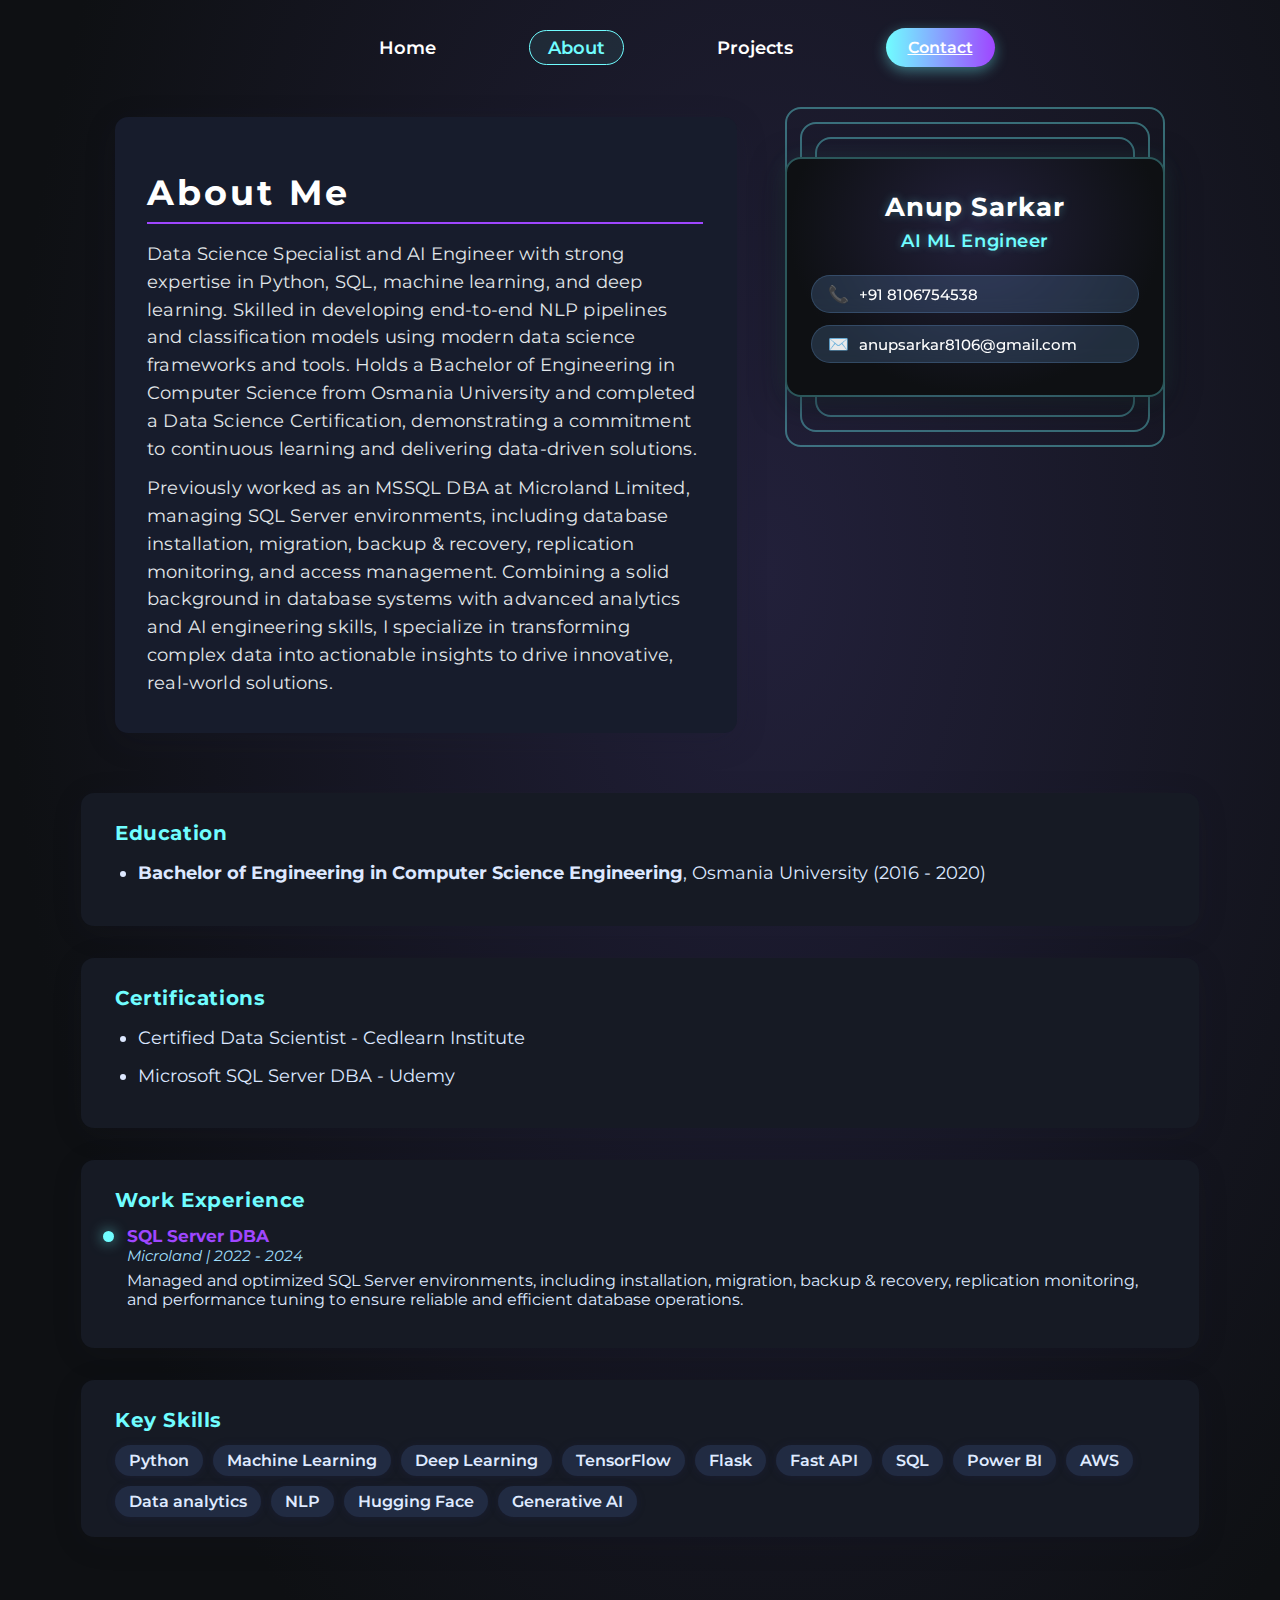
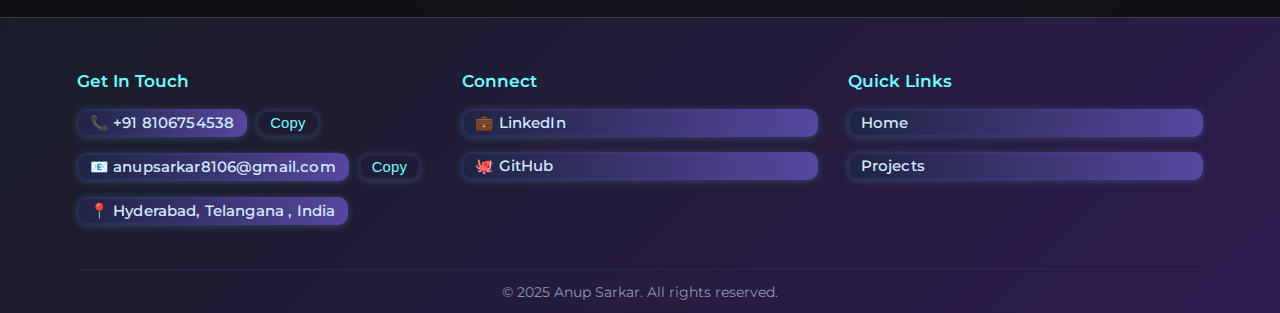
<file: About.html>
<!DOCTYPE html>
<html lang="en">
<head>
  <meta charset="UTF-8" />
  <title>About | Anup Sarkar</title>
  <meta name="viewport" content="width=device-width, initial-scale=1" />
  <link href="https://fonts.googleapis.com/css2?family=Montserrat:wght@700;400&display=swap" rel="stylesheet" />
  <link rel="stylesheet" href="css/style.css" />
  <link rel="stylesheet" href="css/about.css" />
</head>
<body>
  <nav>
    <div class="nav-links">
      <a href="index.html">Home</a>
      <a href="#" class="active">About</a>
      <a href="projects.html">Projects</a>
    </div>
    <a href="#contact-footer" class="contact-nav-btn">Contact</a>
  </nav>

  <main>
    <div class="about-grid-container">
      <div class="about-me-summary">
        <h1>About Me</h1>
        <p>
          Data Science Specialist and AI Engineer with strong expertise in Python, SQL, machine learning, and deep learning. Skilled in developing end-to-end NLP pipelines and classification models using modern data science frameworks and tools. Holds a Bachelor of Engineering in Computer Science from Osmania University and completed a Data Science Certification, demonstrating a commitment to continuous learning and delivering data-driven solutions.
        </p>
        <p>
          Previously worked as an MSSQL DBA at Microland Limited, managing SQL Server environments, including database installation, migration, backup & recovery, replication monitoring, and access management. Combining a solid background in database systems with advanced analytics and AI engineering skills, I specialize in transforming complex data into actionable insights to drive innovative, real-world solutions.
        </p>
      </div>
      <div class="about-id-section">
        <div class="id-card-frame">
          <span class="id-ripple-wave"></span>
          <span class="id-ripple-wave"></span>
          <span class="id-ripple-wave"></span>
          <div class="id-card-box">
            <div class="id-name">Anup Sarkar</div>
            <div class="id-title">AI ML Engineer</div>
            <div class="id-contact">
              <div class="id-contact-row">
                <span class="id-icon">📞</span>
                <span>+91 8106754538</span>
              </div>
              <div class="id-contact-row">
                <span class="id-icon">✉️</span>
                <span>anupsarkar8106@gmail.com</span>
              </div>
            </div>
          </div>
        </div>
      </div>
    </div>

    <section class="about-section-full" id="education">
      <h2>Education</h2>
      <ul>
        <li><strong>Bachelor of Engineering in Computer Science Engineering</strong>, Osmania University (2016 - 2020)</li>
      </ul>
    </section>

    <section class="about-section-full" id="certifications">
      <h2>Certifications</h2>
      <ul>
        <li>Certified Data Scientist - Cedlearn Institute</li>
        <li>Microsoft SQL Server DBA - Udemy</li>
      </ul>
    </section>

    <section class="about-section-full" id="work-experience">
      <h2>Work Experience</h2>
      <div class="work-item">
        <h3>SQL Server DBA</h3>
        <div class="work-duration">Microland | 2022 - 2024</div>
        <p>Managed and optimized SQL Server environments, including installation, migration, backup & recovery, replication monitoring, and performance tuning to ensure reliable and efficient database operations.</p>
      </div>
    </section>

    <section class="about-section-full" id="key-skills">
      <h2>Key Skills</h2>
      <div class="skills-list">
        <span class="skill-badge">Python</span>
        <span class="skill-badge">Machine Learning</span>
        <span class="skill-badge">Deep Learning</span>
        <span class="skill-badge">TensorFlow</span>
        <span class="skill-badge">Flask</span>
        <span class="skill-badge">Fast API</span>
        <span class="skill-badge">SQL</span>
        <span class="skill-badge">Power BI</span>
        <span class="skill-badge">AWS</span>
        <span class="skill-badge">Data analytics</span>
        <span class="skill-badge">NLP</span>
        <span class="skill-badge">Hugging Face</span>
        <span class="skill-badge">Generative AI</span>
      </div>
    </section>
  </main>

  <!-- Footer Section -->
  <footer id="contact-footer" class="footer-section">
    <div class="footer-container">
      <div class="footer-content">
        <div class="footer-left">
          <div class="footer-contact">
            <h3>Get In Touch</h3>
            <div class="contact-item">
              <a href="tel:+918106754538" class="footer-bubble" aria-label="Call Phone Number">
                📞 +91 8106754538
              </a>
              <button 
                class="footer-bubble copy-btn" 
                aria-label="Copy Phone Number"
                data-copy="+91 8106754538">
                <span>Copy</span>
                <span class="tooltip-copy">Copied!</span>
              </button>
            </div>
            <div class="contact-item">
              <a href="mailto:anupsarkar8106@gmail.com" class="footer-bubble" aria-label="Send Email">
                📧 anupsarkar8106@gmail.com
              </a>
              <button 
                class="footer-bubble copy-btn" 
                aria-label="Copy Email"
                data-copy="anupsarkar8106@gmail.com">
                <span>Copy</span>
                <span class="tooltip-copy">Copied!</span>
              </button>
            </div>
            <div class="contact-item">
              <span class="footer-bubble">📍 Hyderabad, Telangana , India</span>
            </div>
          </div>
        </div>
        <div class="footer-center">
          <div class="footer-social">
            <h3>Connect</h3>
            <div class="social-links">
              <a href="https://www.linkedin.com/in/anup-sarkar-8106-as/" target="_blank" rel="noopener noreferrer" class="footer-bubble">💼 LinkedIn</a>
              <a href="https://github.com/Anup-Sarkar-DD" target="_blank" rel="noopener noreferrer" class="footer-bubble">🐙 GitHub</a>
            </div>
          </div>
        </div>
        <div class="footer-right">
          <div class="footer-nav">
            <h3>Quick Links</h3>
            <div class="footer-nav-links">
              <a href="index.html" class="footer-bubble">Home</a>
              <a href="projects.html" class="footer-bubble">Projects</a>
            </div>
          </div>
        </div>
      </div>
      <div class="footer-bottom">
        <p>© 2025 Anup Sarkar. All rights reserved.</p>
      </div>
    </div>
  </footer>
  <!-- Scroll to top button, placed BEFORE your script tag for correct initialization -->
  <button id="scrollTopBtn" title="Go to top" aria-label="Back to top">↑</button>
  <script src="js/script.js"></script>
</body>
</html>
</file>
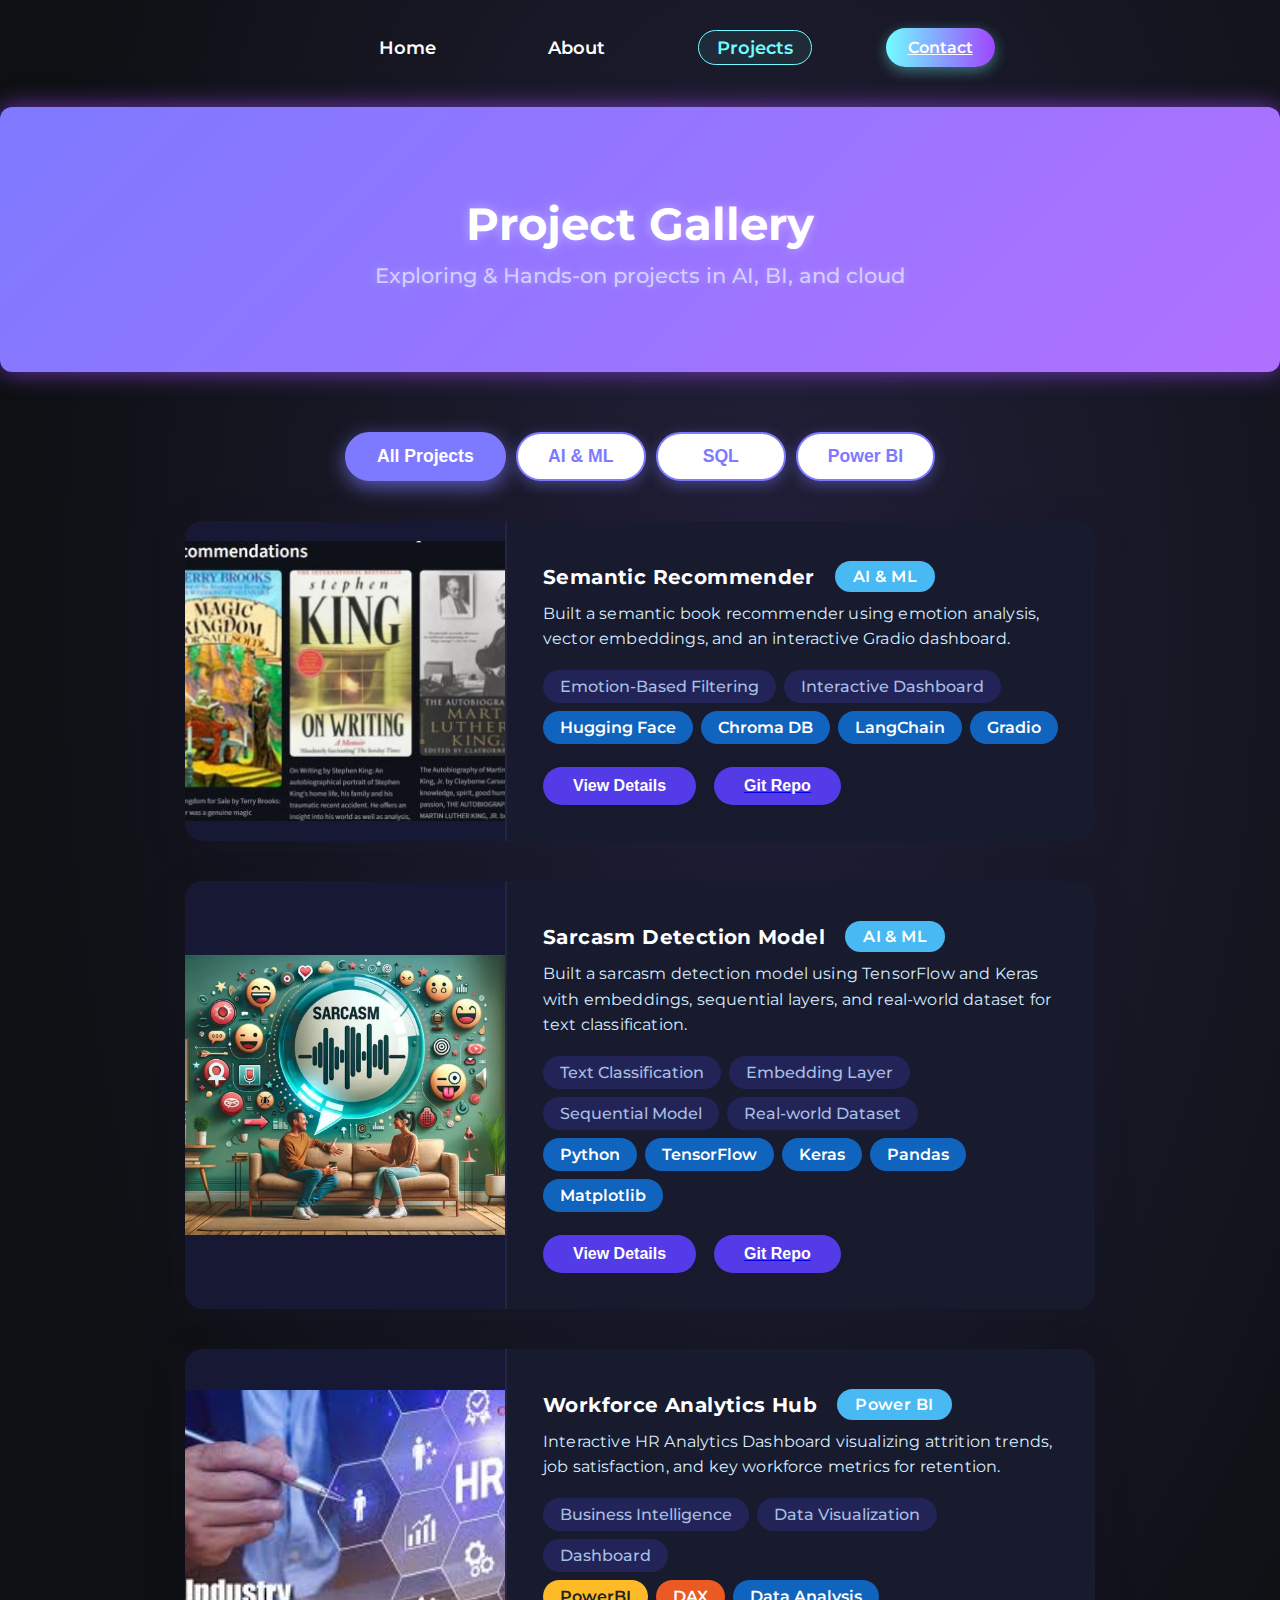
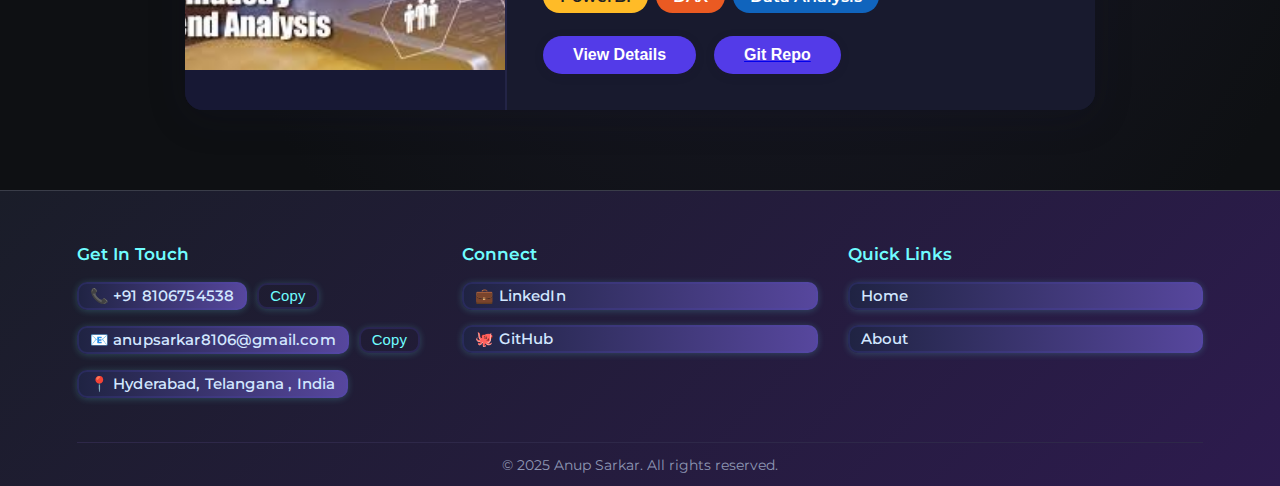
<file: projects.html>
<!DOCTYPE html>
<html lang="en">
<head>
  <meta charset="UTF-8" />
  <title>Projects | Anup Sarkar</title>
  <meta name="viewport" content="width=device-width, initial-scale=1" />
  <link href="https://fonts.googleapis.com/css2?family=Montserrat:wght@700;400&display=swap" rel="stylesheet" />
  <link rel="stylesheet" href="css/style.css" />
  <link rel="stylesheet" href="css/project.css" />
</head>
<body>
  <nav>
    <div class="nav-links">
      <a href="index.html">Home</a>
      <a href="About.html">About</a>
      <a href="projects.html" class="active">Projects</a>
    </div>
    <a href="#contact-footer" class="contact-nav-btn">Contact</a>
  </nav>

  <!-- Banner Section -->
  <div class="projects-banner">
    <div class="projects-banner-content">
      <h1>Project Gallery</h1>
      <p>Exploring &amp; Hands-on projects in AI, BI, and cloud</p>
    </div>
  </div>

  <!-- Category Buttons -->
  <div class="projects-category-buttons">
    <button class="category-btn active">All Projects</button>
    <button class="category-btn">AI & ML</button>
    <button class="category-btn">SQL</button>
    <button class="category-btn">Power BI</button>
  </div>

  <!-- Projects Content -->
  <main class="projects-main-content">
    <!-- New Project Card Placeholder -->
    <div class="project-flex-row" data-category="AI & ML">
      <div class="project-img-col">
        <img src="assets/images/image1.PNG" alt="Semantic Recommender" />
      </div>
      <div class="project-content-col">
        <div class="project-card-title-row">
          <h2 class="project-title">Semantic Recommender</h2>
          <span class="project-tag">AI & ML</span>
        </div>
        <p class="project-desc">
          Built a semantic book recommender using emotion analysis, vector embeddings, and an interactive Gradio dashboard.
        </p>
        <div class="project-feature-tags">
          <span class="feature-tag">Emotion-Based Filtering</span>
          <span class="feature-tag">Interactive Dashboard</span>
        </div>
        <div class="project-tech-tags">
          <span class="tech-tag python">Hugging Face</span>
          <span class="tech-tag">Chroma DB</span>
          <span class="tech-tag">LangChain</span>
          <span class="tech-tag">Gradio</span>
        </div>
        <div class="project-action-buttons">
          <button class="action-btn view-details-btn" data-project-id="new-project">View Details</button>
          <a href="https://github.com/Anup-Sarkar-DD/Semantic_Recommender.git" target="_blank">
          <button class="action-btn">Git Repo</button>
          </a>
        </div>
      </div>
    </div>
    
    <div class="project-flex-row" data-category="AI & ML">
  <div class="project-img-col">
    <img src="assets/images/sarcasmimg.webp" alt="Sarcasm Detection Deep Learning Model" />
  </div>
  <div class="project-content-col">
    <div class="project-card-title-row">
      <h2 class="project-title">Sarcasm Detection Model</h2>
      <span class="project-tag">AI & ML</span>
    </div>
    <p class="project-desc">
     Built a sarcasm detection model using TensorFlow and Keras with embeddings, sequential layers, and real-world dataset for text classification.
    </p>
    <div class="project-feature-tags">
      <span class="feature-tag">Text Classification</span>
      <span class="feature-tag">Embedding Layer</span>
      <span class="feature-tag">Sequential Model</span>
      <span class="feature-tag">Real-world Dataset</span>
    </div>
    <div class="project-tech-tags">
      <span class="tech-tag python">Python</span>
      <span class="tech-tag tensorflow">TensorFlow</span>
      <span class="tech-tag keras">Keras</span>
      <span class="tech-tag">Pandas</span>
      <span class="tech-tag">Matplotlib</span>
    </div>
    <div class="project-action-buttons">
      <button class="action-btn view-details-btn" data-project-id="third-project">View Details</button>
      <a href="https://github.com/Anup-Sarkar-DD/01_SarcasmDetection.git" target="_blank">
        <button class="action-btn">Git Repo</button>
      </a>
    </div>
  </div>
</div>


    <!-- Workforce Analytics Hub Card -->
    <div class="project-flex-row" data-category="Power BI">
      <div class="project-img-col">
        <img src="assets/images/project5.jpeg" alt="Workforce Analytics Hub" />
      </div>
      <div class="project-content-col">
        <div class="project-card-title-row">
          <h2 class="project-title">Workforce Analytics Hub</h2>
          <span class="project-tag">Power BI</span>
        </div>
        <p class="project-desc">
          Interactive HR Analytics Dashboard visualizing attrition trends, job satisfaction, and key workforce metrics for retention.
        </p>
        <div class="project-feature-tags">
          <span class="feature-tag">Business Intelligence</span>
          <span class="feature-tag">Data Visualization</span>
          <span class="feature-tag">Dashboard</span>
        </div>
        <div class="project-tech-tags">
          <span class="tech-tag powerbi">PowerBI</span>
          <span class="tech-tag dax">DAX</span>
          <span class="tech-tag">Data Analysis</span>
        </div>
        <div class="project-action-buttons">
          <button class="action-btn view-details-btn" data-project-id="workforce-analytics">View Details</button>
          <a href="https://github.com/Anup-Sarkar-DD/Sales_Report_SQL_DA.git" target="_blank">
        <button class="action-btn">Git Repo</button>
      </a>
        </div>
      </div>
    </div>


  </main>

  <!-- Modal Popup for Project Details -->
  <div id="projectModal" class="project-modal-overlay" style="display: none;">
    <div class="project-modal-window">
      <button class="modal-close-btn" id="projectModalCloseBtn" title="Close">&times;</button>
      <h2 class="modal-title"></h2>
      <div class="modal-tags-row"></div>
      <hr class="modal-divider" />

      <h3 class="modal-subtitle">Project Overview</h3>
      <p class="modal-section-text"></p>

      <h3 class="modal-subtitle">Key Features</h3>
      <ul class="modal-section-list"></ul>

      <h3 class="modal-subtitle">Technical Implementation</h3>
      <ul class="modal-section-list" id="tech-implementation-list"></ul>

      <h3 class="modal-subtitle">Results & Performance</h3>
      <ul class="modal-section-list" id="results-list"></ul>
    </div>
  </div>

  <!-- Footer Section -->
  <footer id="contact-footer" class="footer-section">
    <div class="footer-container">
      <div class="footer-content">
        <div class="footer-left">
          <div class="footer-contact">
            <h3>Get In Touch</h3>
            <div class="contact-item">
              <a href="tel:+918106754538" class="footer-bubble" aria-label="Call Phone Number">
                📞 +91 8106754538
              </a>
              <button 
                class="footer-bubble copy-btn" 
                aria-label="Copy Phone Number"
                data-copy="+91 8106754538">
                <span>Copy</span>
                <span class="tooltip-copy">Copied!</span>
              </button>
            </div>
            <div class="contact-item">
              <a href="mailto:anupsarkar8106@gmail.com" class="footer-bubble" aria-label="Send Email">
                📧 anupsarkar8106@gmail.com
              </a>
              <button 
                class="footer-bubble copy-btn" 
                aria-label="Copy Email"
                data-copy="anupsarkar8106@gmail.com">
                <span>Copy</span>
                <span class="tooltip-copy">Copied!</span>
              </button>
            </div>
            <div class="contact-item">
              <span class="footer-bubble">📍 Hyderabad, Telangana , India</span>
            </div>
          </div>
        </div>
        <div class="footer-center">
          <div class="footer-social">
            <h3>Connect</h3>
            <div class="social-links">
              <a href="https://linkedin.com/in/yourprofile" class="footer-bubble" target="_blank" rel="noopener">💼 LinkedIn</a>
              <a href="https://github.com/yourusername" class="footer-bubble" target="_blank" rel="noopener">🐙 GitHub</a>
            </div>
          </div>
        </div>
        <div class="footer-right">
          <div class="footer-nav">
            <h3>Quick Links</h3>
            <div class="footer-nav-links">
              <a href="index.html" class="footer-bubble">Home</a>
              <a href="About.html" class="footer-bubble">About</a>
            </div>
          </div>
        </div>
      </div>
      <div class="footer-bottom">
        <p>© 2025 Anup Sarkar. All rights reserved.</p>
      </div>
    </div>
  </footer>

  <script src="js/project.js"></script>
    <!-- Scroll to top button, placed BEFORE your script tag for correct initialization -->
  <button id="scrollTopBtn" title="Go to top" aria-label="Back to top">↑</button>
  <script src="js/script.js"></script>
</body>
</html>
</file>
<file: css/style.css>
/* ========== GLOBAL ========== */
body {
  margin: 0;
  font-family: "Montserrat", Arial, sans-serif;
  background: #111014;
  background: radial-gradient(ellipse at 60% 30%, #22203a 0%, #0e1013 70%);
  color: #fff;
}

html {
  scroll-behavior: smooth;
}

/* Make images scale properly */
img {
  max-width: 100%;
  height: auto;
}

/* ========== NAVIGATION ========== */
nav {
  display: flex;
  justify-content: center; /* Center the nav items horizontally */
  align-items: center;
  padding: 28px 6vw 0 6vw;
  font-size: 1.1rem;
  background: transparent;
}
nav .nav-links {
  display: flex;
  justify-content: space-evenly; /* Spread links evenly */
  flex-grow: 1; /* Make nav-links expand to full nav width */
  max-width: 600px; /* Optional max width for spread control */
  gap: 0; /* Remove gap since space-evenly handles spacing */
  align-items: center;
  flex-wrap: wrap;
}
nav .nav-links a {
  color: #fff;
  text-decoration: none;
  padding: 6px 18px;
  border-radius: 30px;
  border: 1.8px solid transparent;
  transition: color 0.22s, border-color 0.22s;
  font-weight: 600;
  cursor: pointer;
}
nav .nav-links a.active,
nav .nav-links a:hover {
  color: #70fdff;
  border-color: #70fdff;
  background: rgba(112, 253, 255, 0.08);
}
.contact-nav-btn {
  margin-left: 0; /* Removed auto margin to keep centered */
  padding: 10px 22px;
  font-weight: 600;
  font-family: "Montserrat", Arial, sans-serif;
  font-size: 1rem;
  cursor: pointer;
  border-radius: 30px;
  border: none;
  color: #fff;
  background: linear-gradient(90deg, #70fdff 0%, #9f46ff 100%);
  box-shadow: 0 4px 14px #70fdff66;
  transition: background 0.2s, transform 0.15s;
  user-select: none;
}
.contact-nav-btn:hover {
  background: linear-gradient(90deg, #9f46ff 0%, #30e0ff 100%);
  transform: translateY(-2px) scale(1.05);
}

/* ========== MAIN SECTION ========== */
.main-section {
  max-width: 1200px;
  margin: 50px auto 0 auto;
  display: flex;
  gap: 40px;
  padding: 0 3vw;
  align-items: flex-start;
  min-height: 75vh;
}
.left-column {
  flex: 1 1 800px;
  max-width: 900px;
  display: flex;
  flex-direction: column;
  align-items: flex-start;
  gap: 10px;
}
.hero-title {
  font-size: 3.1rem;
  font-weight: 700;
  border: 3px solid #9f46ff;
  color: #fff;
  padding: 8px 20px;
  border-radius: 8px;
  margin: 0 0 6px 0;
  display: inline-block;
  box-shadow: 0 0 18px #9f46ff99;
  text-align: left;
}
.hero-headline-row {
  display: flex;
  width: 100%;
}
.hero-headline {
  font-size: 1.3rem;
  font-weight: 700;
  color: #30e0ff;
  letter-spacing: 0.07em;
  border-bottom: 1px solid #30333c;
  padding-bottom: 7px;
  width: 100%;
  margin-bottom: 7px;
  text-align: left;
  white-space: nowrap;
  overflow: hidden;
  text-overflow: ellipsis;
}
.hero-desc-row {
  display: flex;
  width: 100%;
}
.hero-desc {
  color: #e2e7ea;
  font-size: 1.08em;
  margin: 0 0 8px 0;
  line-height: 1.54;
  letter-spacing: 0.01em;
  text-align: left;
  width: 100%;
}
.tool-tags {
  display: flex;
  gap: 8px;
  flex-wrap: wrap;
  margin: 10px 0 6px 0;
}
.tool-tag {
  display: inline-block;
  background: rgba(108,148,255, 0.14);
  color: #dfeaff;
  font-size: 0.96em;
  font-weight: 600;
  padding: 2px 13px 3px 13px;
  border-radius: 999px;
  border: 1px solid rgba(116,162,255,0.20);
  box-shadow: 0 1px 5px #21275014;
  letter-spacing: 0.01em;
  vertical-align: middle;
  transition: background 0.18s, color 0.18s;
  user-select: none;
}
.tool-tag:hover {
  background: rgba(112,253,255, 0.22);
  color: #fff;
  border-color: #70fdff;
}
.buttons-row {
  display: flex;
  gap: 20px;
  align-items: center;
  margin-top: 2px;
  flex-wrap: wrap;
}
.work-btn, .contact-btn {
  display: flex;
  align-items: center;
  gap: 9px;
  padding: 12px 28px;
  font-size: 1.05em;
  font-weight: 600;
  border: none;
  border-radius: 30px;
  cursor: pointer;
  user-select: none;
  box-shadow: 0 2px 18px #14203531;
  color: #fff;
  backdrop-filter: blur(6px);
  background: linear-gradient(90deg, rgba(120,183,255,0.18) 0%, rgba(163,113,255,0.21) 100%);
  border: 1.5px solid rgba(120,183,255,0.20);
  transition: border 0.14s, background 0.14s, filter 0.14s, transform 0.13s;
}
.work-btn:hover, .contact-btn:hover {
  border: 1.5px solid #70fdff;
  filter: brightness(1.11) contrast(1.12);
  transform: translateY(-1.5px) scale(1.03);
}
.contact-btn {
  background: linear-gradient(90deg, rgba(196,140,255,0.20) 0%, rgba(110,88,245,0.22) 100%);
  border: 1.5px solid rgba(150,110,250,0.20);
}
.icon {
  display: flex;
  align-items: center;
}
.right-column {
  flex: 1 1 320px;
  display: flex;
  align-items: center;
  justify-content: center;
  min-width: 280px;
  position: relative;
}
.profile-wave-frame {
  position: relative;
  width: 380px;
  height: 380px;
  display: flex;
  align-items: center;
  justify-content: center;
}
.profile-photo {
  width: 280px;
  height: 280px;
  border-radius: 50%;
  border: 5px solid #70fdff;
  object-fit: cover;
  z-index: 2;
  background: #191e2c;
  box-shadow: 0 0 32px #30e0ff80;
}
/* Ripple animated waves */
.profile-wave {
  position: absolute;
  border-radius: 50%;
  left: 50%;
  top: 50%;
  transform: translate(-50%, -50%);
  box-sizing: border-box;
  pointer-events: none;
  border: 2.7px solid #70fdff60;
  animation: ripple-wave 2.6s infinite cubic-bezier(0.17,0.67,0.83,0.67);
  z-index: 1;
}
.profile-wave:nth-child(2) { width: 320px; height: 320px; animation-delay: 0.6s; }
.profile-wave:nth-child(3) { width: 350px; height: 350px; animation-delay: 1.2s; }
.profile-wave:nth-child(4) { width: 380px; height: 380px; animation-delay: 1.8s; }
.profile-wave:nth-child(5) { width: 410px; height: 410px; animation-delay: 2.2s; }

@keyframes ripple-wave {
  0%   { opacity: 0.8; transform: translate(-50%, -50%) scale(0.7);}
  70%  { opacity: 0.1; }
  100% { opacity: 0; transform: translate(-50%, -50%) scale(1.09);}
}

/* ========== FOOTER ========== */
.footer-section {
  background: linear-gradient(135deg, #1a1d29 0%, #2d1b4e 100%);
  border-top: 1px solid #3a3d49;
  margin-top: 80px;
  padding: 34px 0 13px 0;
  font-family: "Montserrat", Arial, sans-serif;
}
.footer-container {
  max-width: 1200px;
  margin: 0 auto;
  padding: 0 6vw;
}
.footer-content {
  display: grid;
  grid-template-columns: 1fr 1fr 1fr;
  gap: 30px;
  margin-bottom: 32px;
}
.footer-left h3,
.footer-center h3,
.footer-right h3 {
  color: #70fdff;
  font-size: 1.08rem;
  margin-bottom: 14px;
  font-weight: 600;
}
.contact-item {
  color: #bacad8;
  font-size: 0.94rem;
  margin-bottom: 8px;
}
.footer-bubble {
  display: inline-flex;
  align-items: center;
  font-size: 0.93rem;
  padding: 5px 13px;
  margin: 4px 0;
  border-radius: 10px;
  color: #d2e7ff;
  background: linear-gradient(92deg, #1f2342 0%, #57479e 100%);
  box-shadow: 0 1px 7px 0px #70fdff33, 0 0 0 2px #524ac333 inset;
  font-weight: 540;
  transition: box-shadow 0.18s, background 0.2s, color 0.14s, transform 0.13s;
  border: none;
  text-decoration: none;
  letter-spacing: 0.01em;
  cursor: pointer;
}
.footer-bubble:hover {
  background: linear-gradient(92deg, #2a2460 16%, #45c1ff 100%);
  box-shadow: 0 2px 12px 1px #70fdff44, 0 0 0 4px #544ae644 inset;
  color: #f7ffee;
  transform: scale(1.04) translateY(-0.5px);
}
.social-links,
.footer-nav-links {
  display: flex;
  flex-direction: column;
  gap: 7px;
}
.footer-bottom {
  border-top: 1px solid #2e2849;
  padding-top: 14px;
  text-align: center;
}
.footer-bottom p {
  color: #8e97b4;
  font-size: 0.85rem;
  margin: 0;
}

/* Copy button tooltip */
.copy-btn {
  position: relative;
  margin-left: 6px;
  background: transparent;
  color: #70fdff;
  border: none;
  font-weight: 540;
  cursor: pointer;
  padding: 5px 13px;
  display: inline-flex;
  align-items: center;
}
.copy-btn:focus { outline: 2px solid #30e0ff; }
.tooltip-copy {
  visibility: hidden;
  background: #30333c;
  color: #fff;
  font-size: 0.85em;
  border-radius: 7px;
  padding: 3px 9px;
  position: absolute;
  left: 54%;
  top: -35px;
  transform: translateX(-50%);
  opacity: 0;
  transition: opacity 0.3s;
  pointer-events: none;
  z-index: 10;
}
.copy-btn.copied .tooltip-copy {
  visibility: visible;
  opacity: 1;
}

/* ========== SCROLL TO TOP ========== */
#scrollTopBtn {
  display: none;
  position: fixed;
  bottom: 30px;
  right: 30px;
  z-index: 1000;
  width: 48px;
  height: 48px;
  border-radius: 50%;
  border: none;
  background: #0066ff;
  color: #fff;
  font-size: 32px;
  cursor: pointer;
  box-shadow: 0 2px 8px rgba(0,0,0,0.18);
  transition: background 0.2s, transform 0.2s;
}
#scrollTopBtn:hover {
  background: #14407c;
  transform: scale(1.1);
}

/* ========== RESPONSIVE FIXES ========== */
@media (max-width: 1000px) {
  .main-section {
    flex-direction: column;
    align-items: center;
    gap: 44px;
    text-align: center;
  }
  .left-column {
    align-items: center;
  }
  .hero-title, .hero-headline, .hero-desc {
    text-align: center;
  }
}

@media (max-width: 768px) {
  nav {
    flex-direction: column;
    padding: 20px 4vw;
    gap: 10px;
  }
  .contact-nav-btn {
    margin-left: 0;
  }
  .buttons-row {
    flex-direction: column;
    gap: 13px;
  }
  .footer-content {
    grid-template-columns: 1fr;
    gap: 18px;
    margin-bottom: 24px;
  }
  .profile-photo {
    width: 200px;
    height: 200px;
  }
  .profile-wave-frame {
    width: 220px;
    height: 220px;
  }
}

@media (max-width: 500px) {
  .hero-title { font-size: 1.8rem; padding: 6px 12px; }
  .hero-headline { font-size: 1rem; }
  .hero-desc { font-size: 0.95rem; }
  .profile-photo {
    width: 150px;
    height: 150px;
  }
  .profile-wave-frame {
    width: 180px;
    height: 180px;
  }
}
</file>
<file: css/about.css>
/* about.css - About page specific styles */

.about-grid-container {
  max-width: 1050px;
  margin: 50px auto 60px auto;
  padding: 0 4vw;
  display: grid;
  grid-template-columns: 2.1fr 1fr;
  gap: 40px 48px;
  align-items: start;
  color: #e2e7ea;
  font-family: "Montserrat", Arial, sans-serif;
}

.about-me-summary {
  background: #171c2c;
  border-radius: 13px;
  box-shadow: 0 8px 32px #181e2c26;
  padding: 32px 34px 28px 32px;
  display: flex;
  flex-direction: column;
  justify-content: center;
}

.about-me-summary h1 {
  font-size: 2.16rem;
  color: #fff;
  margin-bottom: 13px;
  border-bottom: 2.5px solid #9f46ff;
  padding-bottom: 8px;
  letter-spacing: 0.09em;
}

.about-me-summary h2 {
  font-size: 1.23rem;
  color: #70fdff;
  margin-top: 16px;
  margin-bottom: 7px;
  letter-spacing: 0.04em;
}

.about-me-summary p {
  color: #e2e7ea;
  font-size: 1.12em;
  margin: 3px 0 9px 0;
  line-height: 1.55;
  letter-spacing: 0.01em;
}

.about-id-section {
  display: flex;
  align-items: center;
  justify-content: center;
  min-height: 280px;
  padding: 0;
  position: relative;
}

.id-card-frame {
  position: relative;
  width: 380px;
  height: 320px;
  display: flex;
  align-items: center;
  justify-content: center;
}

.id-card-box {
  background: #111014;
  background: radial-gradient(ellipse at 50% 30%, #22203a 0%, #0e1013 70%);
  border: 2px solid rgba(112, 253, 255, 0.3);
  border-radius: 16px;
  box-shadow: 0 8px 32px #0e101399, 0 0 20px rgba(112, 253, 255, 0.1);
  padding: 32px 24px;
  min-width: 290px;
  max-width: 340px;
  width: 100%;
  display: flex;
  flex-direction: column;
  align-items: center;
  text-align: center;
  position: relative;
  z-index: 2;
}

.id-ripple-wave {
  position: absolute;
  border-radius: 16px;
  left: 50%;
  top: 50%;
  transform: translate(-50%, -50%);
  box-sizing: border-box;
  pointer-events: none;
  border: 2px solid #70fdff60;
  animation: id-ripple-wave 3s infinite cubic-bezier(0.17,0.67,0.83,0.67);
  z-index: 1;
}

.id-ripple-wave:nth-child(1) {
  width: 320px;
  height: 280px;
  animation-delay: 0s;
}
.id-ripple-wave:nth-child(2) {
  width: 350px;
  height: 310px;
  animation-delay: 0.8s;
}
.id-ripple-wave:nth-child(3) {
  width: 380px;
  height: 340px;
  animation-delay: 1.6s;
}

@keyframes id-ripple-wave {
  0%   { opacity: 0.8; transform: translate(-50%, -50%) scale(0.8);}
  70%  { opacity: 0.1; }
  100% { opacity: 0; transform: translate(-50%, -50%) scale(1.15);}
}

.id-name {
  font-family: "Montserrat", Arial, sans-serif;
  font-size: 1.6em;
  color: #fff;
  margin-bottom: 8px;
  font-weight: 700;
  letter-spacing: 0.04em;
  text-shadow: 0 0 10px rgba(112, 253, 255, 0.3);
}

.id-title {
  font-size: 1.1em;
  color: #70fdff;
  font-weight: 600;
  margin-bottom: 24px;
  letter-spacing: 0.03em;
  text-shadow: 0 0 8px rgba(112, 253, 255, 0.4);
}

.id-contact {
  display: flex;
  flex-direction: column;
  gap: 12px;
  width: 100%;
}

.id-contact-row {
  display: flex;
  align-items: center;
  background: rgba(120,183,255,0.18);
  border: 1px solid rgba(120,183,255,0.20);
  color: #fff;
  border-radius: 20px;
  padding: 8px 16px;
  gap: 10px;
  font-size: 0.95em;
  font-weight: 500;
  backdrop-filter: blur(6px);
  transition: border 0.2s, background 0.2s;
}

.id-contact-row:hover {
  border: 1px solid #70fdff;
  background: rgba(112,253,255, 0.12);
}

.id-icon {
  font-size: 1.1em;
  opacity: 0.9;
  color: #70fdff;
}

.about-section-full {
  max-width: 1050px;
  margin: 32px auto 0 auto;
  background: #161a24;
  border-radius: 13px;
  box-shadow: 0 6px 32px #181e2c1c;
  padding: 28px 34px 20px 34px;
  color: #e2e7ea;
  font-family: "Montserrat", Arial, sans-serif;
}
.about-section-full h2 {
  color: #70fdff;
  font-size: 1.25rem;
  margin-bottom: 13px;
  letter-spacing: 0.03em;
  margin-top: 0;
}
.about-section-full ul {
  margin-top: 0;
  font-size: 1.11em;
  line-height: 1.7;
  color: #dde8ff;
  padding-left: 23px;
}
.about-section-full li {
  margin-bottom: 7px;
}

.work-experience {
  border-left: 2.5px solid #70fdff;
  padding-left: 20px;
  margin-top: 8px;
}
.work-item {
  margin-bottom: 19px;
  position: relative;
  padding-left: 12px;
  color: #dde8ff;
}
.work-item::before {
  content: "";
  position: absolute;
  left: -12px;
  top: 6px;
  width: 11px;
  height: 11px;
  background: #70fdff;
  border-radius: 50%;
  box-shadow: 0 0 14px #70fdffaa;
}
.work-item h3 {
  margin: 0;
  font-weight: 700;
  color: #9f46ff;
  font-size: 1.08rem;
}
.work-item .work-duration {
  font-style: italic;
  font-size: 0.95em;
  color: #a0dffc;
  margin-bottom: 6px;
}
.work-item p {
  margin: 0;
}

.skills-list {
  display: flex;
  flex-wrap: wrap;
  gap: 10px;
}
.skill-badge {
  background: rgba(108,148,255, 0.14);
  color: #dfeaff;
  font-weight: 600;
  padding: 6px 14px;
  border-radius: 999px;
  box-shadow: 0 1px 8px #2127504a;
  user-select: none;
  transition: background 0.2s, color 0.2s;
  cursor: default;
}
.skill-badge:hover {
  background: rgba(112,253,255, 0.22);
  color: #fff;
}

@media (max-width: 900px) {
  .about-grid-container {
    grid-template-columns: 1fr;
    gap: 28px 0;
  }
  .about-id-section {
    justify-content: flex-start;
    padding-left: 0;
  }
  .about-section-full {
    padding: 22px 12px 10px 14px;
  }
  .id-card-frame {
    width: 100%;
    max-width: 380px;
  }
}

@media (max-width: 768px) {
  .footer-content {
    grid-template-columns: 1fr;
    gap: 30px;
  }
  .footer-section {
    padding: 40px 0 20px 0;
  }
}

@media (max-width: 600px) {
  .about-grid-container,
  .about-section-full {
    max-width: 97vw;
    padding: 0 2vw 0 2vw;
  }
  .id-card-box {
    padding: 20px 16px;
    min-width: 0;
    max-width: 98vw;
  }
  .id-card-frame {
    width: 300px;
    height: 280px;
  }
  .id-ripple-wave:nth-child(1) {
    width: 280px;
    height: 240px;
  }
  .id-ripple-wave:nth-child(2) {
    width: 300px;
    height: 260px;
  }
  .id-ripple-wave:nth-child(3) {
    width: 320px;
    height: 280px;
  }
}
/* Projects banner */

.projects-banner {
  background: linear-gradient(135deg, #7e7aff, #b070ff);
  padding: 60px 4vw;
  text-align: center;
  color: #fff;
  border-radius: 12px;
  margin: 40px auto 60px auto;
  max-width: 1200px;
  font-family: "Montserrat", Arial, sans-serif;
}

.projects-banner-content h1 {
  font-weight: 700;
  font-size: 2.8rem;
  margin-bottom: 16px;
  text-shadow: 0 0 12px rgba(255, 255, 255, 0.4);
}

.projects-banner-content p {
  font-size: 1.2rem;
  margin-bottom: 16px;
  font-weight: 500;
  color: #e0e6ffcc;
}

/* Category buttons container */

.projects-category-buttons {
  max-width: 900px;
  margin: 0 auto 40px auto;
  display: flex;
  gap: 15px;
  justify-content: center;
  flex-wrap: wrap;
}

/* Category buttons */

.category-btn {
  padding: 10px 26px;
  font-size: 1rem;
  font-weight: 600;
  border-radius: 24px;
  background: #fff;
  border: 2px solid #7e7aff;
  color: #7e7aff;
  cursor: pointer;
  transition: background 0.25s, color 0.25s, transform 0.15s ease;
  user-select: none;
  min-width: 120px;
  text-align: center;
}

.category-btn:hover {
  background: #7e7aff;
  color: #fff;
  transform: scale(1.05);
}

.category-btn.active {
  background: #7e7aff;
  color: #fff;
  border-color: #7e7aff;
}

/* Placeholder for projects section */

.projects-main-content {
  max-width: 1200px;
  min-height: 200px;
  margin: 0 auto 80px auto;
  /* Future: add grid / list styles for projects here */
}

/* Responsive */

@media (max-width: 700px) {
  .projects-category-buttons {
    gap: 10px;
  }
  .category-btn {
    flex: 1 1 45%;
    min-width: unset;
  }
}
</file>
<file: css/project.css>
.projects-banner {
  background: linear-gradient(135deg, #7e7aff, #b070ff);
  padding: 60px 4vw;
  text-align: center;
  color: #fff;
  border-radius: 12px;
  margin: 40px auto 60px auto;
  max-width: 1200px;
  font-family: "Montserrat", Arial, sans-serif;
  box-shadow: 0 0 24px #9f46ffaa;
}

.projects-banner-content h1 {
  font-weight: 700;
  font-size: 2.8rem;
  margin-bottom: 12px;
  text-shadow: 0 0 12px rgba(255, 255, 255, 0.4);
}

.projects-banner-content p {
  font-size: 1.3rem;
  margin: 0 auto 24px auto;
  font-weight: 500;
  max-width: 720px;
  color: #e0e6ffcc;
  text-shadow: 0 0 8px rgba(255, 255, 255, 0.3);
}

.projects-category-buttons {
  max-width: 900px;
  margin: 0 auto 40px auto;
  display: flex;
  justify-content: center;
  gap: 10px;
  flex-wrap: wrap;
}

.category-btn {
  padding: 12px 30px;
  font-size: 1.1rem;
  font-weight: 600;
  border-radius: 32px;
  background: #fff;
  border: 2px solid #7e7aff;
  color: #7e7aff;
  cursor: pointer;
  transition: background 0.25s, color 0.25s, transform 0.15s ease;
  user-select: none;
  min-width: 130px;
  text-align: center;
  box-shadow: 0 4px 14px #7e7aff66;
}
.category-btn:hover {
  background: #7e7aff;
  color: #fff;
  transform: scale(1.07);
  box-shadow: 0 6px 20px #7e7affaa;
}
.category-btn.active {
  background: #7e7aff;
  color: #fff;
  border-color: #7e7aff;
  box-shadow: 0 6px 20px #7e7affaa;
}

.project-flex-row {
  display: flex;
  align-items: stretch;
  justify-content: flex-start;
  background: #181a2e;
  margin: 40px auto;
  max-width: 910px;
  border-radius: 18px;
  box-shadow: 0 8px 38px #1a1a332c;
  overflow: hidden;
  transition: box-shadow 0.21s;
}

.project-img-col {
  flex: 0 0 320px;
  background: #171834;
  display: flex;
  align-items: center;
  justify-content: center;
  padding: 0;
  border-right: 2px solid #232446;
}

.project-img-col img {
  max-width: 100%;
  width: auto;
  height: 280px;
  object-fit: cover;
  display: block;
  border-radius: 0;
  background: #252547;
}

.project-content-col {
  flex: 1 1 0;
  padding: 40px 36px 36px 36px;
  display: flex;
  flex-direction: column;
  position: relative;
  background: #181a2e;
  min-width: 0;
}

.project-card-title-row {
  display: flex;
  align-items: center;
  gap: 20px;
  margin-bottom: 6px;
}

.project-title {
  font-size: 1.23em;
  font-weight: 700;
  margin: 0;
  color: #fff;
  word-break: break-word;
  letter-spacing: 0.02em;
}

.project-tag {
  background: #49b9f3;
  color: #fff;
  font-weight: 600;
  padding: 6px 18px;
  border-radius: 20px;
  font-size: 0.98em;
  letter-spacing: 0.03em;
}

.project-desc {
  margin: 3px 0 19px 0;
  color: #d6ecff;
  font-size: 1.01em;
  line-height: 1.56;
  letter-spacing: 0.01em;
}

.project-feature-tags, .project-tech-tags {
  margin-bottom: 8px;
  display: flex;
  flex-wrap: wrap;
  gap: 8px;
}

.feature-tag {
  background: #222458;
  color: #a8bee1;
  font-size: 0.97em;
  font-weight: 500;
  border-radius: 999px;
  padding: 7px 17px;
  transition: background .17s, color .17s;
}

.tech-tag {
  background: #1064bd;
  color: #fff;
  font-size: 0.97em;
  font-weight: 600;
  border-radius: 999px;
  padding: 7px 17px;
  transition: background .17s, color .17s;
}

.tech-tag.dax { background: #ea5a22; }
.tech-tag.powerbi { background: #ffbb27; color: #222; }

.project-action-buttons {
  margin-top: 15px;
  display: flex;
  gap: 18px;
  flex-wrap: wrap;
}

.action-btn {
  background: #533be8;
  color: #fff;
  font-weight: 600;
  border: none;
  border-radius: 28px;
  padding: 10px 30px;
  font-size: 1em;
  margin: 0;
  cursor: pointer;
  display: flex;
  align-items: center;
  gap: 7px;
  box-shadow: 0 2px 10px #24173925;
  transition: background 0.16s, transform 0.12s;
}

.action-btn:hover {
  background: #832ee6;
  transform: translateY(-2px) scale(1.04);
}

/* Modal Styles */

.project-modal-overlay {
  position: fixed;
  z-index: 1200;
  inset: 0;
  background: rgba(18, 19, 28, 0.77);
  display: flex;
  align-items: center;
  justify-content: center;
  transition: opacity .20s;
}

.project-modal-window {
  background: linear-gradient(120deg, #1d2035 0%, #251d46 100%);
  border-radius: 18px;
  box-shadow: 0 10px 40px #191a2e88, 0 0 0 2px #23244622 inset;
  max-width: 640px;
  padding: 38px 38px 34px 38px;
  position: relative;
  color: #f5f7fe;
  font-family: "Montserrat", Arial, sans-serif;
  margin: 16px;
  animation: modal-pop-in .25s cubic-bezier(.68,-0.55,.27,1.55);
  max-height: 86vh;      /* Limit modal height to 86% of viewport */
  overflow-y: auto;      /* Enable vertical scrolling for overflow */
}

@keyframes modal-pop-in {
  0% { transform: scale(0.88) translateY(40px); opacity: 0; }
  100% { transform: scale(1) translateY(0); opacity: 1; }
}

.modal-close-btn {
  position: absolute;
  top: 22px;
  right: 24px;
  background: transparent;
  border: none;
  color: #bfcfff;
  font-size: 2rem;
  cursor: pointer;
  transition: color .2s;
}
.modal-close-btn:hover { color: #ff70a6; }

.modal-title {
  font-size: 2rem;
  margin: 0 0 16px 0;
  font-weight: 700;
  letter-spacing: .04em;
  color: #fff;
}
.modal-tags-row {
  display: flex;
  gap: 10px;
  flex-wrap: wrap;
  margin-bottom: 14px;
}
.modal-tag {
  background: linear-gradient(98deg, #70fdff 25%, #9f46ff 85%);
  color: #fff;
  font-weight: 600;
  font-size: 1rem;
  border-radius: 20px;
  padding: 6px 16px;
  box-shadow: 0 2px 12px #70fdff4a;
}
.modal-divider {
  border: none;
  border-top: 1.7px solid #272951;
  margin: 22px 0 20px 0;
}
.modal-subtitle {
  font-size: 1.12rem;
  color: #70fdff;
  font-weight: 700;
  margin-top: 22px;
  margin-bottom: 9px;
  letter-spacing: .01em;
}
.modal-section-text {
  font-size: 1rem;
  color: #d0daf6;
  margin-bottom: 0;
  line-height: 1.56;
}
.modal-section-list {
  list-style-type: none;
  padding-left: 0;
  margin: 10px 0 0 0;
}
.modal-section-list li {
  background: #181943;
  border-radius: 12px;
  margin-bottom: 9px;
  color: #f2f8ff;
  padding: 11px 18px;
  font-size: 1em;
  font-weight: 500;
  display: flex;
  align-items: flex-start;
  box-shadow: 0 2px 10px #1a1a3326;
}
.modal-section-list li::before {
  content: "\25B6";
  color: #70fdff;
  margin-right: 12px;
  font-size: 1em;
  margin-top: 2px;
}

/* Responsive */

@media (max-width: 1120px) {
  .project-flex-row {
    max-width: 99vw;
  }
}
@media (max-width: 850px) {
  .project-flex-row {
    flex-direction: column;
    max-width: 540px;
  }
  .project-img-col,
  .project-img-col img {
    border-right: none;
    min-height: 180px;
    aspect-ratio: auto;
    height: 180px;
  }
}
@media (max-width: 600px) {
  .project-content-col {
    padding: 18px 10px 22px 10px;
  }
  .project-flex-row {
    border-radius: 12px;
  }
}
/* Example: For phones */
@media (max-width: 768px) {
  body {
    font-size: 16px;
    padding: 10px;
  }

  .container {
    flex-direction: column;
    text-align: center;
  }

  img {
    max-width: 100%;
    height: auto;
  }
}
</file>
